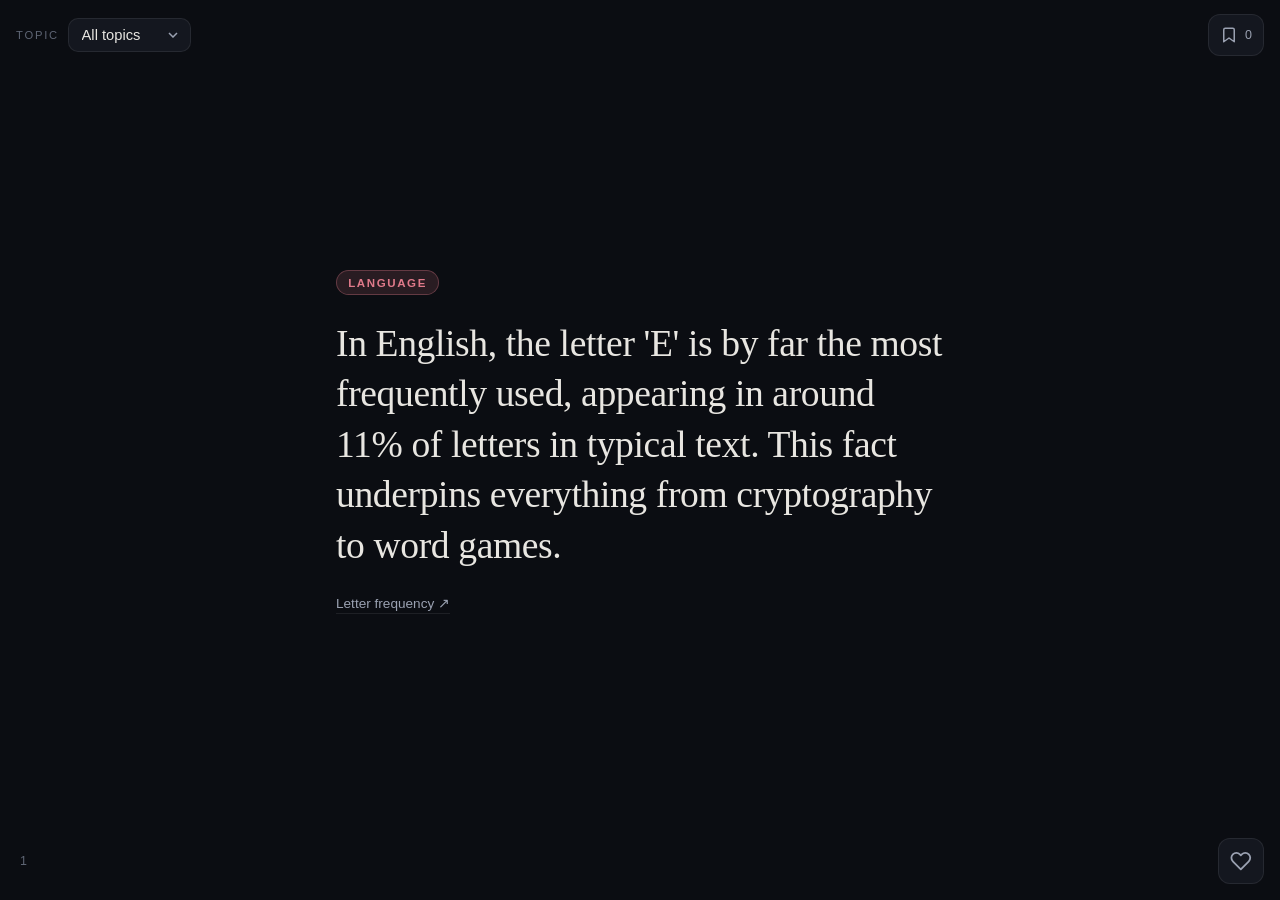
<file: index.html>
<!doctype html>
<html lang="en">
<head>
  <meta charset="utf-8">
  <meta name="viewport" content="width=device-width, initial-scale=1, viewport-fit=cover">
  <meta name="theme-color" content="#0b0d12" media="(prefers-color-scheme: dark)">
  <meta name="theme-color" content="#0b0d12" media="(prefers-color-scheme: light)">
  <meta name="description" content="An infinite feed of bite-sized knowledge. Scroll, learn something small, move on.">
  <title>Knowledge Feed</title>
  <link rel="stylesheet" href="styles.css">
  <link rel="manifest" href="manifest.webmanifest">
  <link rel="apple-touch-icon" href="icon-192.png">
  <meta name="apple-mobile-web-app-capable" content="yes">
  <meta name="mobile-web-app-capable" content="yes">
  <meta name="apple-mobile-web-app-status-bar-style" content="black-translucent">
  <meta name="apple-mobile-web-app-title" content="Knowledge">
  <link rel="icon" href="data:image/svg+xml,%3Csvg xmlns='http://www.w3.org/2000/svg' viewBox='0 0 100 100'%3E%3Crect width='100' height='100' rx='22' fill='%230b0d12'/%3E%3Ctext x='50' y='72' font-size='62' text-anchor='middle' fill='%23e8e6e1' font-family='Georgia,serif'%3Ek%3C/text%3E%3C/svg%3E">
</head>
<body>
  <main id="feed" class="feed" aria-label="Knowledge feed">
    <div id="empty" class="empty" hidden>
      <p class="empty__title">No saved facts yet</p>
      <p class="empty__sub">Tap the heart on any card to keep it here.</p>
    </div>
  </main>

  <header class="chrome chrome--top">
    <label class="filter">
      <span class="filter__label">Topic</span>
      <select id="category" aria-label="Filter by topic">
        <option value="all">All topics</option>
        <option value="science">Science</option>
        <option value="history">History</option>
        <option value="language">Language</option>
        <option value="math">Math</option>
        <option value="ideas">Ideas</option>
        <option value="technology">Technology</option>
        <option value="nature">Nature</option>
      </select>
    </label>

    <button id="saved-view" class="iconbtn" type="button" aria-label="View saved facts" title="Saved facts">
      <svg viewBox="0 0 24 24" width="18" height="18" fill="none" stroke="currentColor" stroke-width="2" stroke-linecap="round" stroke-linejoin="round" aria-hidden="true"><path d="M19 21l-7-5-7 5V5a2 2 0 0 1 2-2h10a2 2 0 0 1 2 2z"/></svg>
      <span id="saved-count" class="badge">0</span>
    </button>
  </header>

  <footer class="chrome chrome--bottom">
    <p id="counter" class="counter" aria-live="polite">1</p>
    <button id="save-card" class="iconbtn iconbtn--save" type="button" aria-label="Save this fact" aria-pressed="false" disabled>
      <svg viewBox="0 0 24 24" width="22" height="22" fill="none" stroke="currentColor" stroke-width="2" stroke-linecap="round" stroke-linejoin="round" aria-hidden="true"><path d="M20.84 4.61a5.5 5.5 0 0 0-7.78 0L12 5.67l-1.06-1.06a5.5 5.5 0 0 0-7.78 7.78l1.06 1.06L12 21.23l7.78-7.78 1.06-1.06a5.5 5.5 0 0 0 0-7.78z"/></svg>
    </button>
  </footer>

  <script src="facts.js"></script>
  <script src="app.js"></script>
</body>
</html>
</file>
<file: styles.css>
:root {
  --bg: #0b0d12;
  --bg-elev: #14171f;
  --text: #e8e6e1;
  --text-dim: #9aa1b1;
  --text-faint: #5f6675;
  --line: rgba(255, 255, 255, 0.08);
  --accent: #d7c9a3;

  --c-science: #5ec8e0;
  --c-history: #e0a35e;
  --c-language: #e07a8a;
  --c-math: #b58aff;
  --c-ideas: #6fd6a6;
  --c-technology: #6aa8ff;
  --c-nature: #8fd06a;
  --c-random: #9aa3b2;
  --c-poem: #f4c95d;
  --c-featured: #d7c9a3;

  --serif: "Iowan Old Style", "Palatino Linotype", "Charter", Georgia, "Times New Roman", serif;
  --sans: -apple-system, BlinkMacSystemFont, "Segoe UI", Roboto, Helvetica, Arial, sans-serif;

  --safe-t: env(safe-area-inset-top, 0px);
  --safe-b: env(safe-area-inset-bottom, 0px);
}

* { box-sizing: border-box; }
[hidden] { display: none !important; }

html, body {
  margin: 0;
  padding: 0;
  height: 100%;
  background: var(--bg);
  color: var(--text);
  font-family: var(--sans);
  -webkit-font-smoothing: antialiased;
  text-rendering: optimizeLegibility;
  overscroll-behavior: none;
}

body { overflow: hidden; }

/* ---------- Feed / virtual scroller ---------- */

.feed {
  height: 100dvh;
  width: 100%;
  overflow-y: scroll;
  overflow-x: hidden;
  scroll-snap-type: y mandatory;
  -webkit-overflow-scrolling: touch;
  scrollbar-width: none;
  position: relative;
}
.feed::-webkit-scrollbar { display: none; }

.spacer { width: 100%; }

.card {
  height: 100dvh;
  width: 100%;
  scroll-snap-align: start;
  scroll-snap-stop: always;
  display: flex;
  align-items: center;
  justify-content: center;
  padding: calc(72px + var(--safe-t)) 24px calc(88px + var(--safe-b));
}

.card__inner {
  width: 100%;
  max-width: 38rem;
  display: flex;
  flex-direction: column;
  align-items: flex-start;
  gap: 1.5rem;
  opacity: 0.5;
  transition: opacity 260ms ease;
}
.card.is-active .card__inner {
  opacity: 1;
}

.card__pill {
  font-family: var(--sans);
  font-size: 0.72rem;
  font-weight: 600;
  letter-spacing: 0.14em;
  text-transform: uppercase;
  color: var(--pill-c, var(--text-dim));
  padding: 0.34rem 0.7rem;
  border-radius: 999px;
  background: color-mix(in srgb, var(--pill-c, var(--text-dim)) 14%, transparent);
  border: 1px solid color-mix(in srgb, var(--pill-c, var(--text-dim)) 32%, transparent);
}
.card__pill[data-category="science"]    { --pill-c: var(--c-science); }
.card__pill[data-category="history"]    { --pill-c: var(--c-history); }
.card__pill[data-category="language"]   { --pill-c: var(--c-language); }
.card__pill[data-category="math"]       { --pill-c: var(--c-math); }
.card__pill[data-category="ideas"]      { --pill-c: var(--c-ideas); }
.card__pill[data-category="technology"] { --pill-c: var(--c-technology); }
.card__pill[data-category="nature"]     { --pill-c: var(--c-nature); }
.card__pill[data-category="random"]     { --pill-c: var(--c-random); }
.card__pill[data-category="tech"]       { --pill-c: #6cb6ff; }
.card__pill[data-category="trivia"]     { --pill-c: #f5a623; }
.card__pill[data-category="quote"]      { --pill-c: #c490e4; }
.card__pill[data-category="number"]     { --pill-c: #4ec9b0; }
.card__pill[data-category="poem"]       { --pill-c: var(--c-poem); }
.card__pill[data-category="featured"]   { --pill-c: var(--c-featured); }

.card__text {
  font-family: var(--serif);
  font-weight: 400;
  font-size: clamp(1.4rem, 4.4vw, 2.35rem);
  line-height: 1.34;
  letter-spacing: -0.01em;
  margin: 0;
  color: var(--text);
}

.card__answer {
  font-family: var(--sans);
  font-size: clamp(0.95rem, 2.6vw, 1.15rem);
  color: var(--text-dim);
  margin: 0;
  opacity: 0.85;
}

.card__source {
  font-family: var(--sans);
  font-size: 0.85rem;
  color: var(--text-dim);
  text-decoration: none;
  border-bottom: 1px solid var(--line);
  padding-bottom: 2px;
  transition: color 160ms ease, border-color 160ms ease;
}
.card__source:hover { color: var(--accent); border-color: var(--accent); }

.card--end .card__inner { align-items: center; text-align: center; }
.card--end .card__text { font-size: clamp(1.1rem, 3.4vw, 1.5rem); color: var(--text-dim); font-style: italic; }

/* ---------- Chrome (overlay controls) ---------- */

.chrome {
  position: fixed;
  left: 0;
  right: 0;
  display: flex;
  align-items: center;
  z-index: 20;
  pointer-events: none;
  padding: 0 max(16px, var(--safe-t));
}
.chrome--top {
  top: 0;
  justify-content: space-between;
  padding-top: calc(14px + var(--safe-t));
}
.chrome--bottom {
  bottom: 0;
  justify-content: space-between;
  padding-bottom: calc(16px + var(--safe-b));
}

.filter { display: flex; align-items: center; gap: 0.55rem; pointer-events: auto; }
.filter__label {
  font-size: 0.7rem;
  letter-spacing: 0.16em;
  text-transform: uppercase;
  color: var(--text-faint);
}
.filter select {
  appearance: none;
  -webkit-appearance: none;
  font-family: var(--sans);
  font-size: 0.92rem;
  font-weight: 500;
  color: var(--text);
  background: var(--bg-elev);
  border: 1px solid var(--line);
  padding: 0.5rem 2.1rem 0.5rem 0.8rem;
  border-radius: 10px;
  cursor: pointer;
  background-image: url("data:image/svg+xml,%3Csvg xmlns='http://www.w3.org/2000/svg' width='10' height='6' viewBox='0 0 10 6'%3E%3Cpath fill='none' stroke='%239aa1b1' stroke-width='1.5' d='M1 1l4 4 4-4'/%3E%3C/svg%3E");
  background-repeat: no-repeat;
  background-position: right 0.75rem center;
  transition: border-color 160ms ease;
}
.filter select:hover { border-color: var(--text-faint); }
.filter select:focus-visible { outline: 2px solid var(--accent); outline-offset: 2px; }

.iconbtn {
  pointer-events: auto;
  position: relative;
  display: inline-flex;
  align-items: center;
  justify-content: center;
  gap: 0.4rem;
  min-width: 42px;
  height: 42px;
  padding: 0 0.7rem;
  color: var(--text-dim);
  background: var(--bg-elev);
  border: 1px solid var(--line);
  border-radius: 12px;
  cursor: pointer;
  font-family: var(--sans);
  font-size: 0.85rem;
  transition: color 160ms ease, border-color 160ms ease, background 160ms ease, transform 120ms ease;
}
.iconbtn:hover { color: var(--text); border-color: var(--text-faint); }
.iconbtn:active { transform: scale(0.95); }
.iconbtn:focus-visible { outline: 2px solid var(--accent); outline-offset: 2px; }
.iconbtn:disabled { opacity: 0.35; cursor: default; }

.iconbtn--save { width: 46px; height: 46px; }
.iconbtn--save svg { transition: transform 180ms ease, fill 160ms ease; }
.iconbtn--save.is-saved { color: var(--c-language); border-color: color-mix(in srgb, var(--c-language) 45%, transparent); }
.iconbtn--save.is-saved svg { fill: currentColor; transform: scale(1.08); }

.badge {
  font-variant-numeric: tabular-nums;
  font-size: 0.78rem;
  color: var(--text-dim);
}

#saved-view.is-active { color: var(--accent); border-color: color-mix(in srgb, var(--accent) 45%, transparent); }

.counter {
  margin: 0;
  padding-left: 4px;
  font-size: 0.78rem;
  letter-spacing: 0.08em;
  color: var(--text-faint);
  font-variant-numeric: tabular-nums;
}

/* ---------- Empty state ---------- */

.empty {
  position: fixed;
  inset: 0;
  z-index: 15;
  display: flex;
  flex-direction: column;
  align-items: center;
  justify-content: center;
  gap: 0.5rem;
  text-align: center;
  padding: 2rem;
  pointer-events: none;
}
.empty__title { font-family: var(--serif); font-size: 1.6rem; margin: 0; color: var(--text); }
.empty__sub { font-size: 0.95rem; color: var(--text-dim); margin: 0; }

/* ---------- Hint ---------- */

/* ---------- Responsive ---------- */

@media (max-width: 540px) {
  .filter__label { display: none; }
  .card { padding-left: 22px; padding-right: 22px; }
  .card__text { font-size: clamp(1.3rem, 6.2vw, 2rem); }
}

@media (prefers-reduced-motion: reduce) {
  .feed { scroll-behavior: auto; }
  .card__inner { transition: opacity 80ms ease; }
}
</file>
